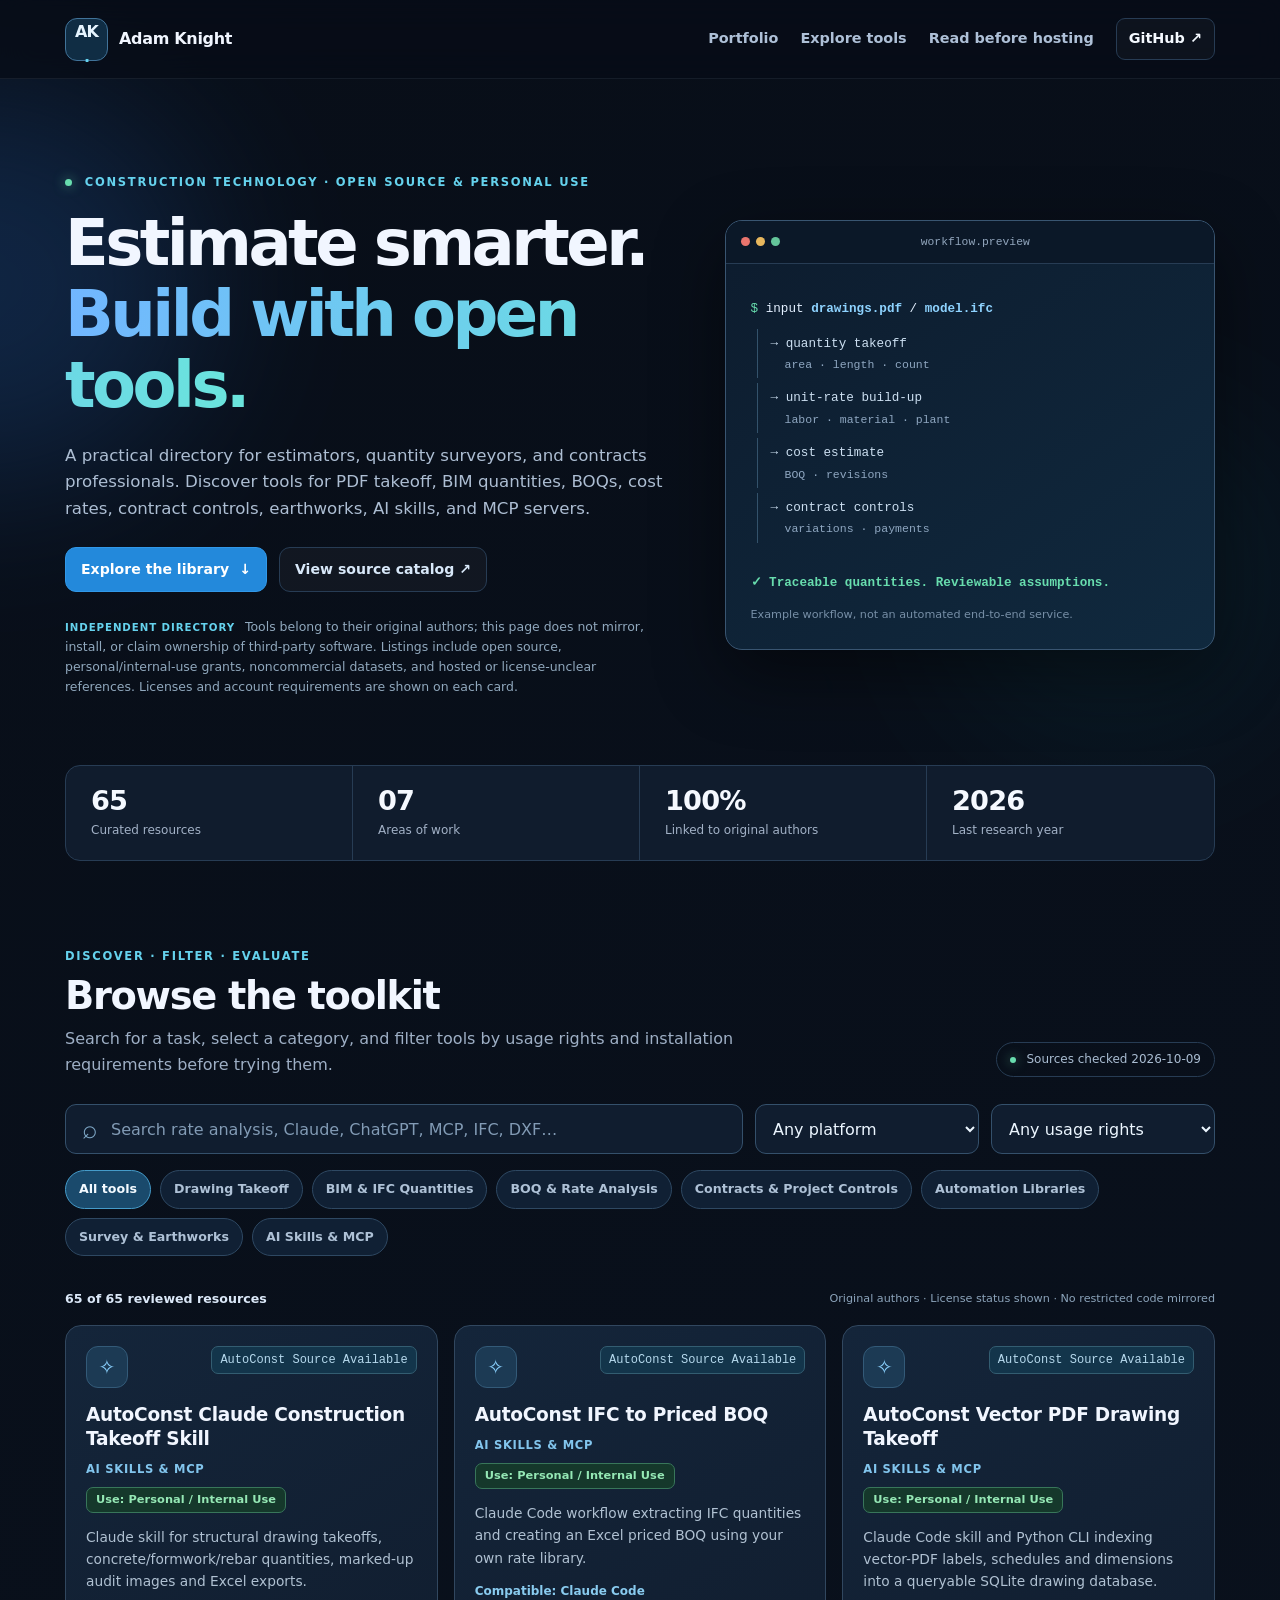
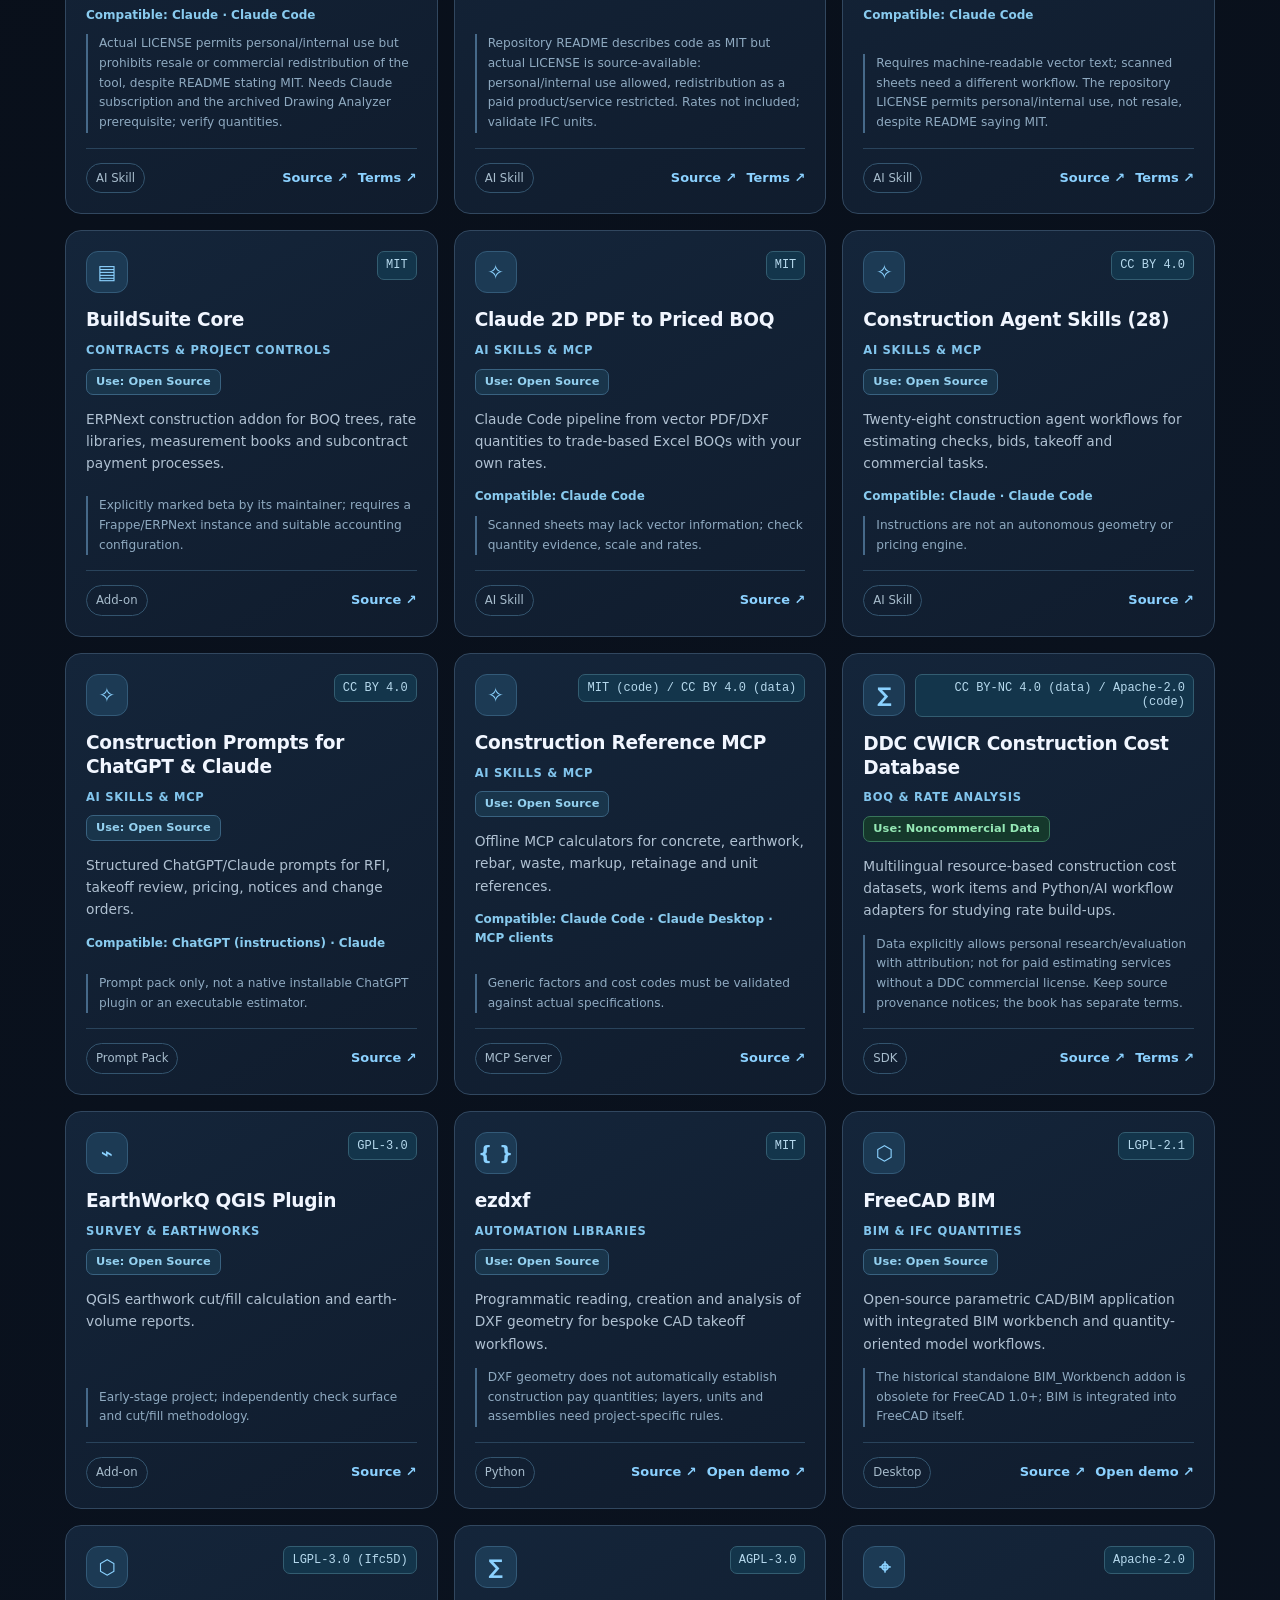
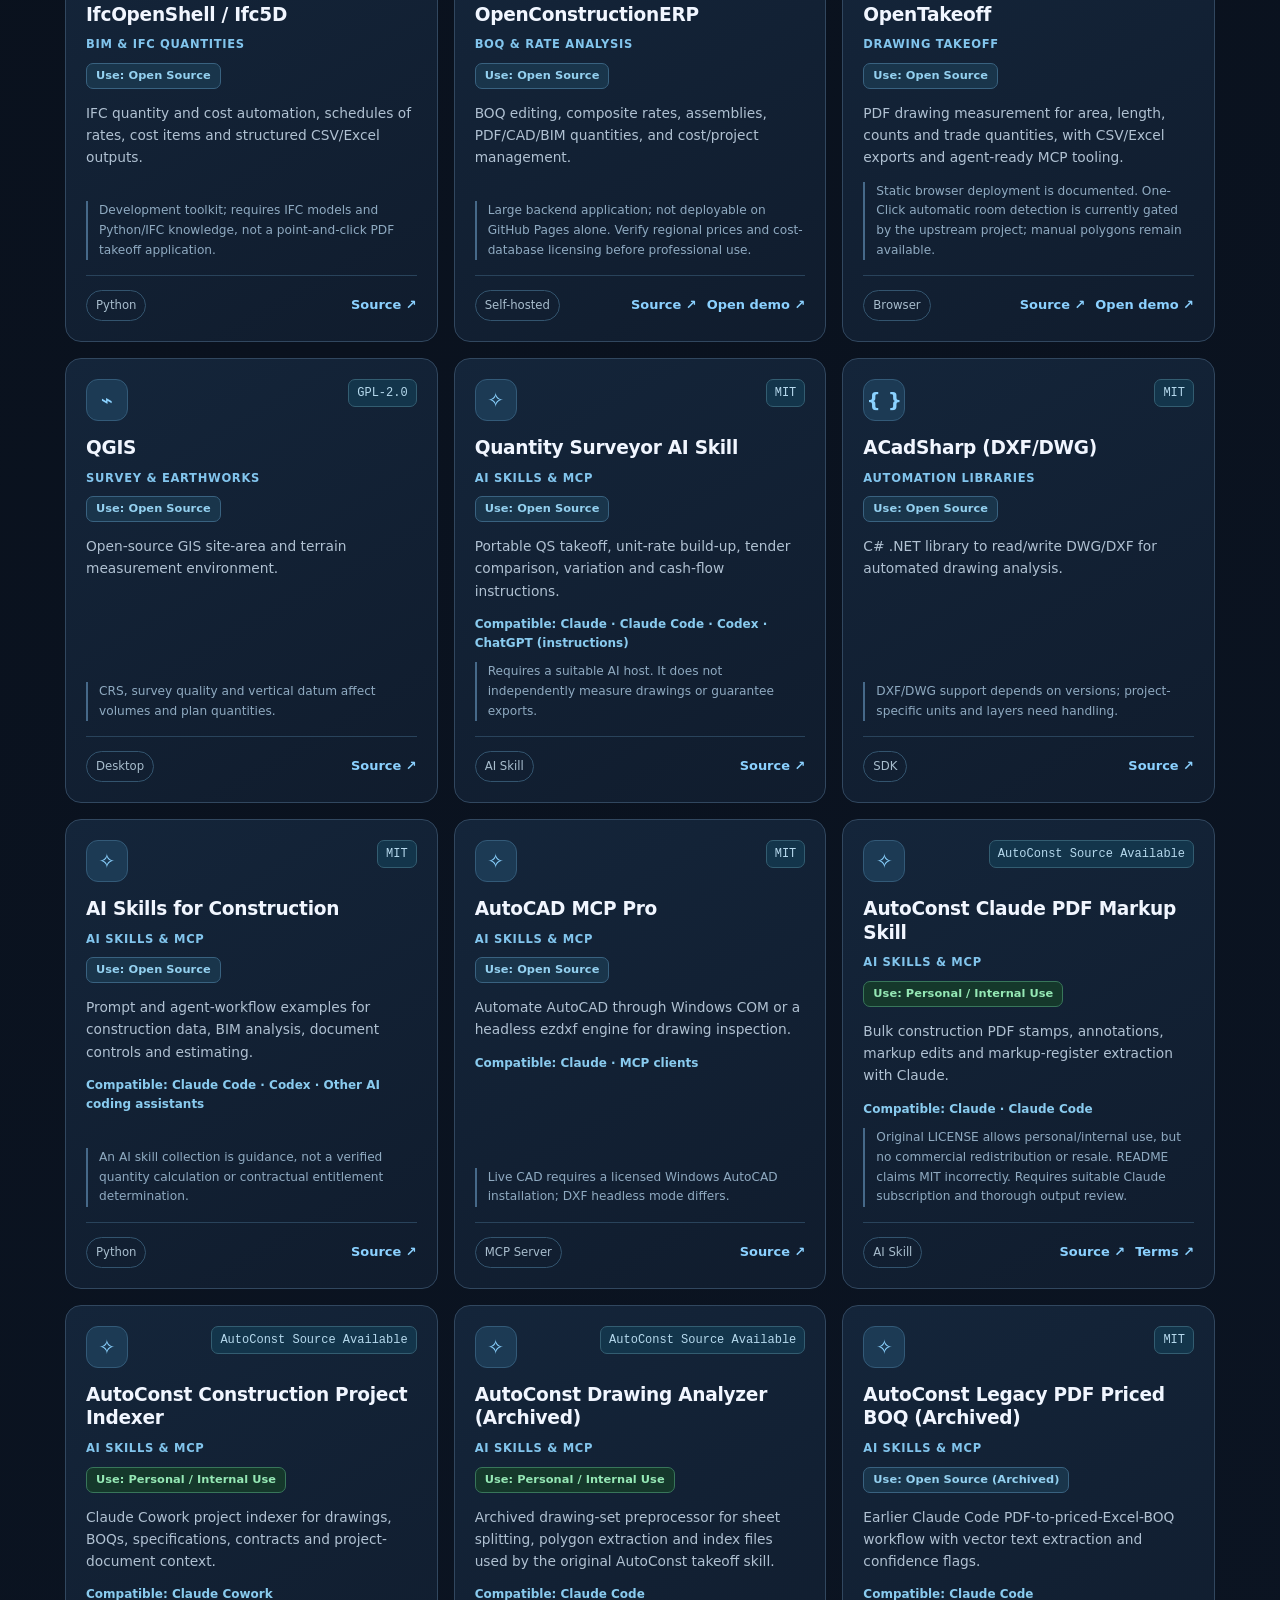
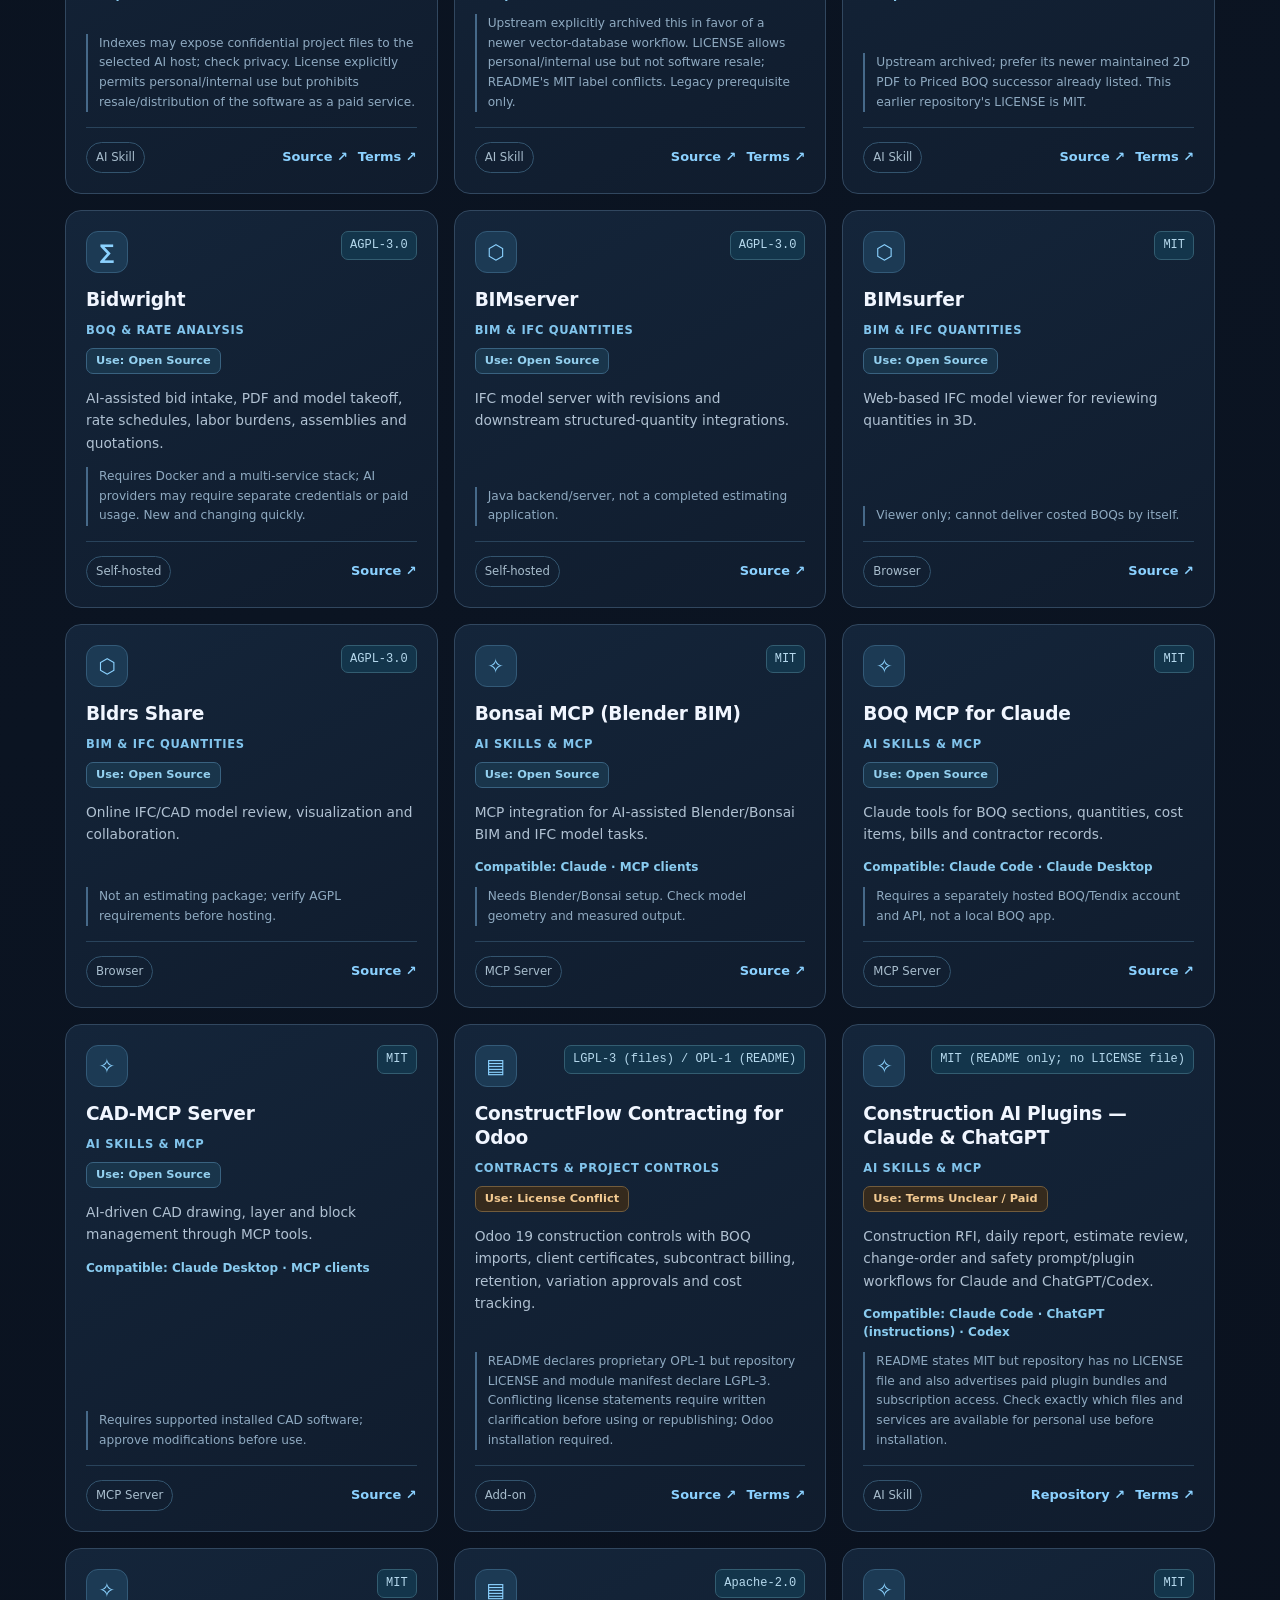
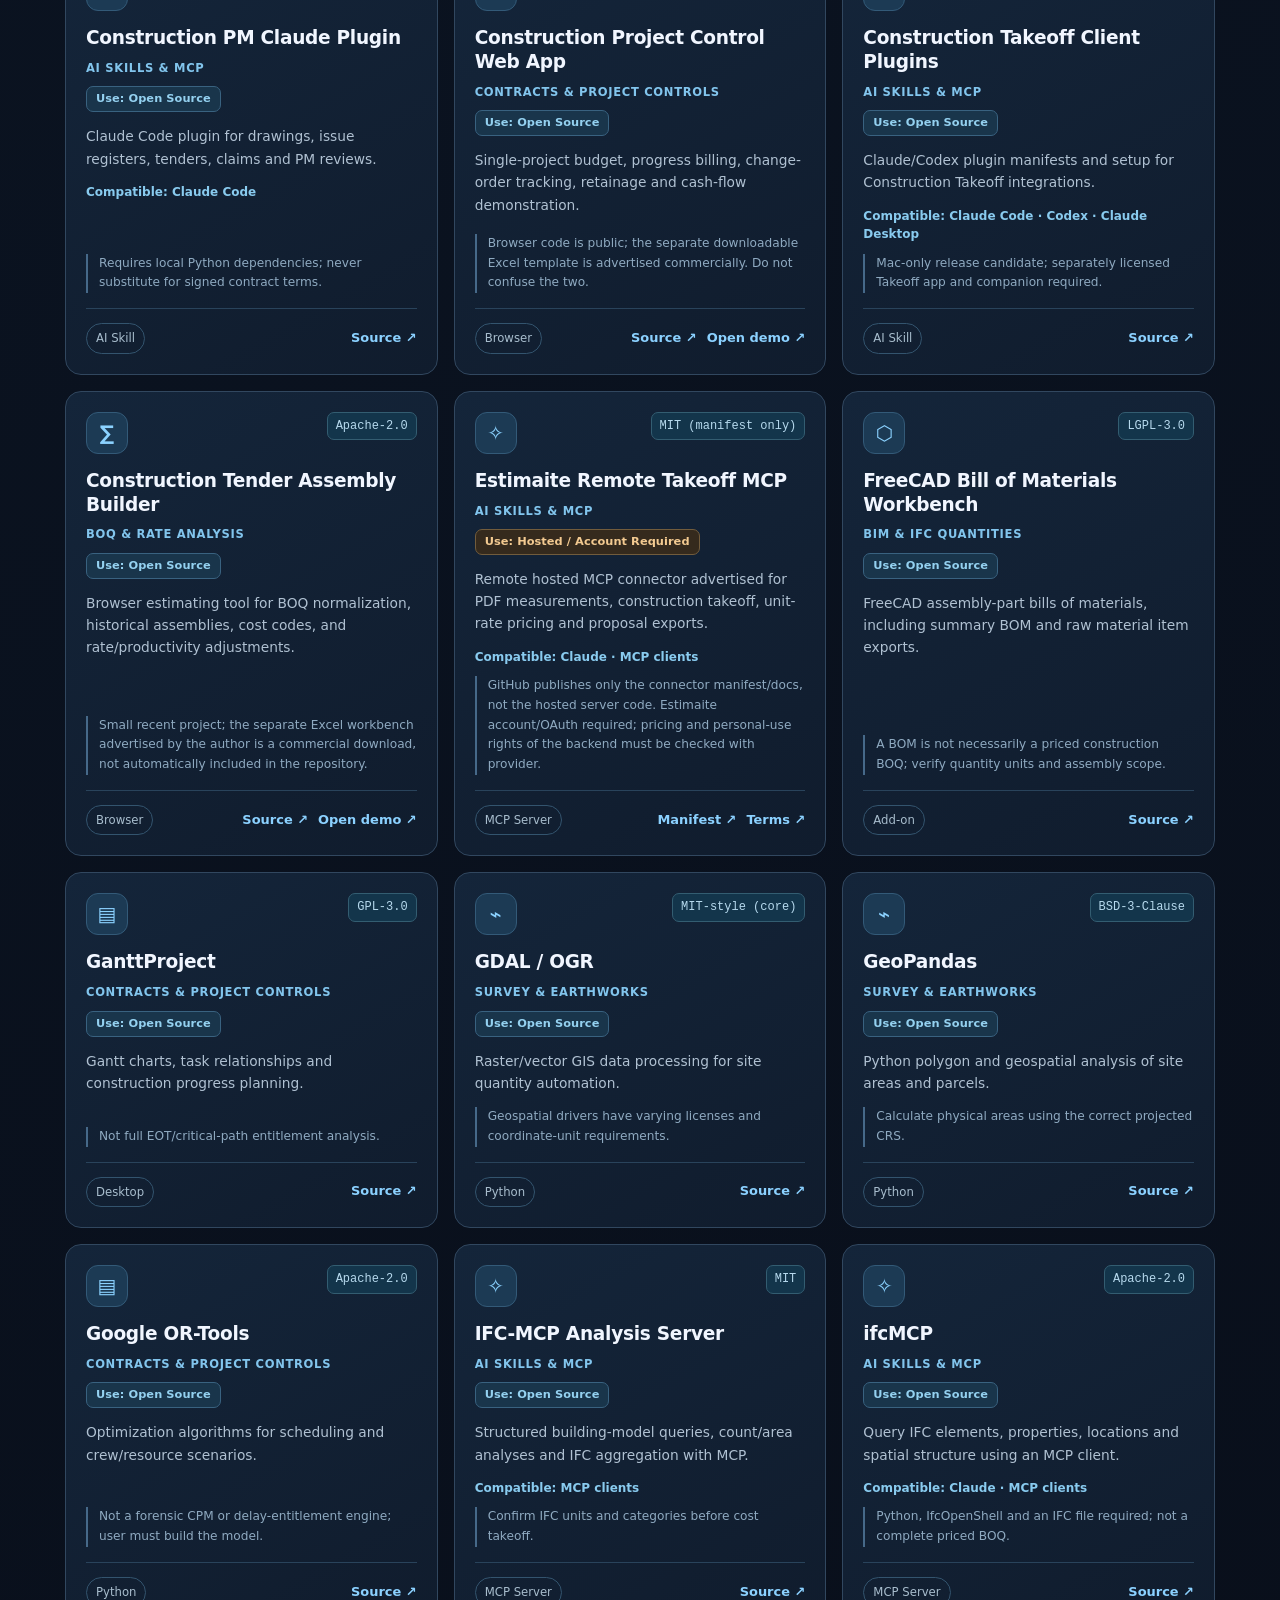
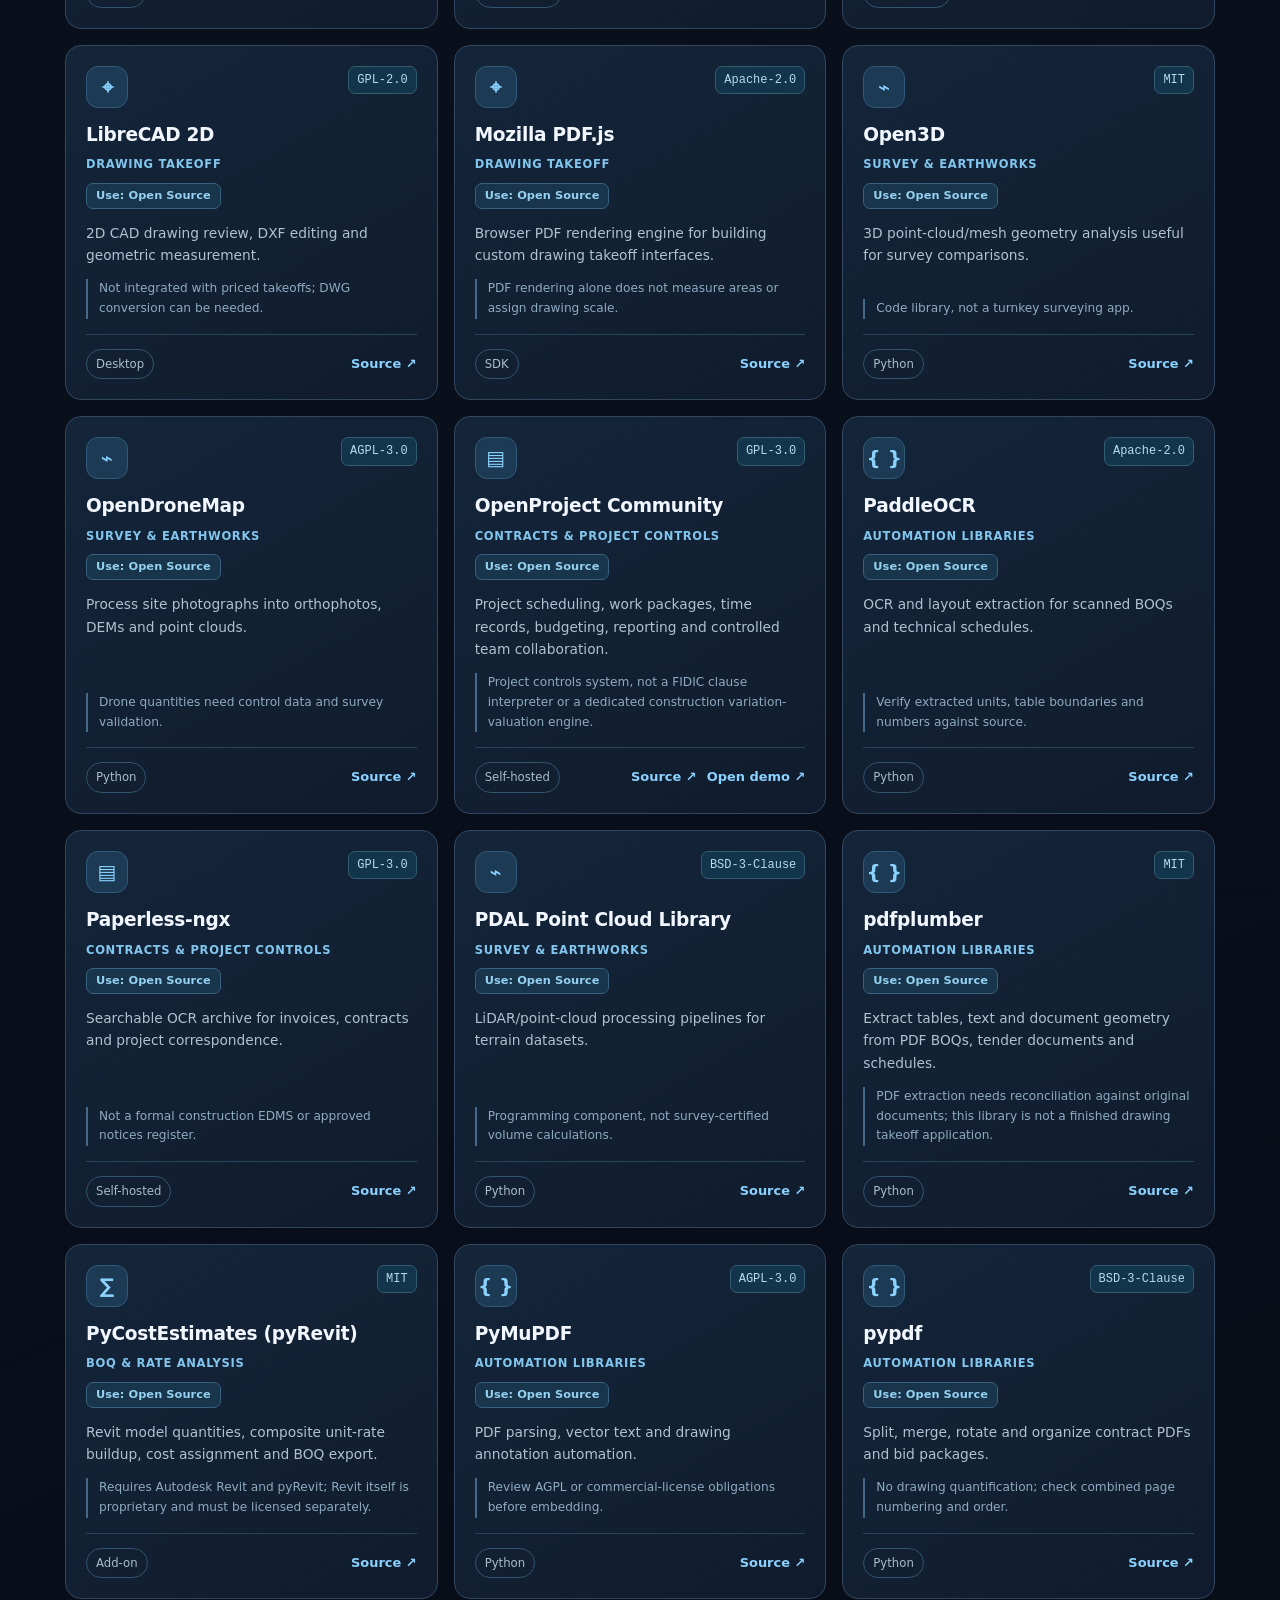
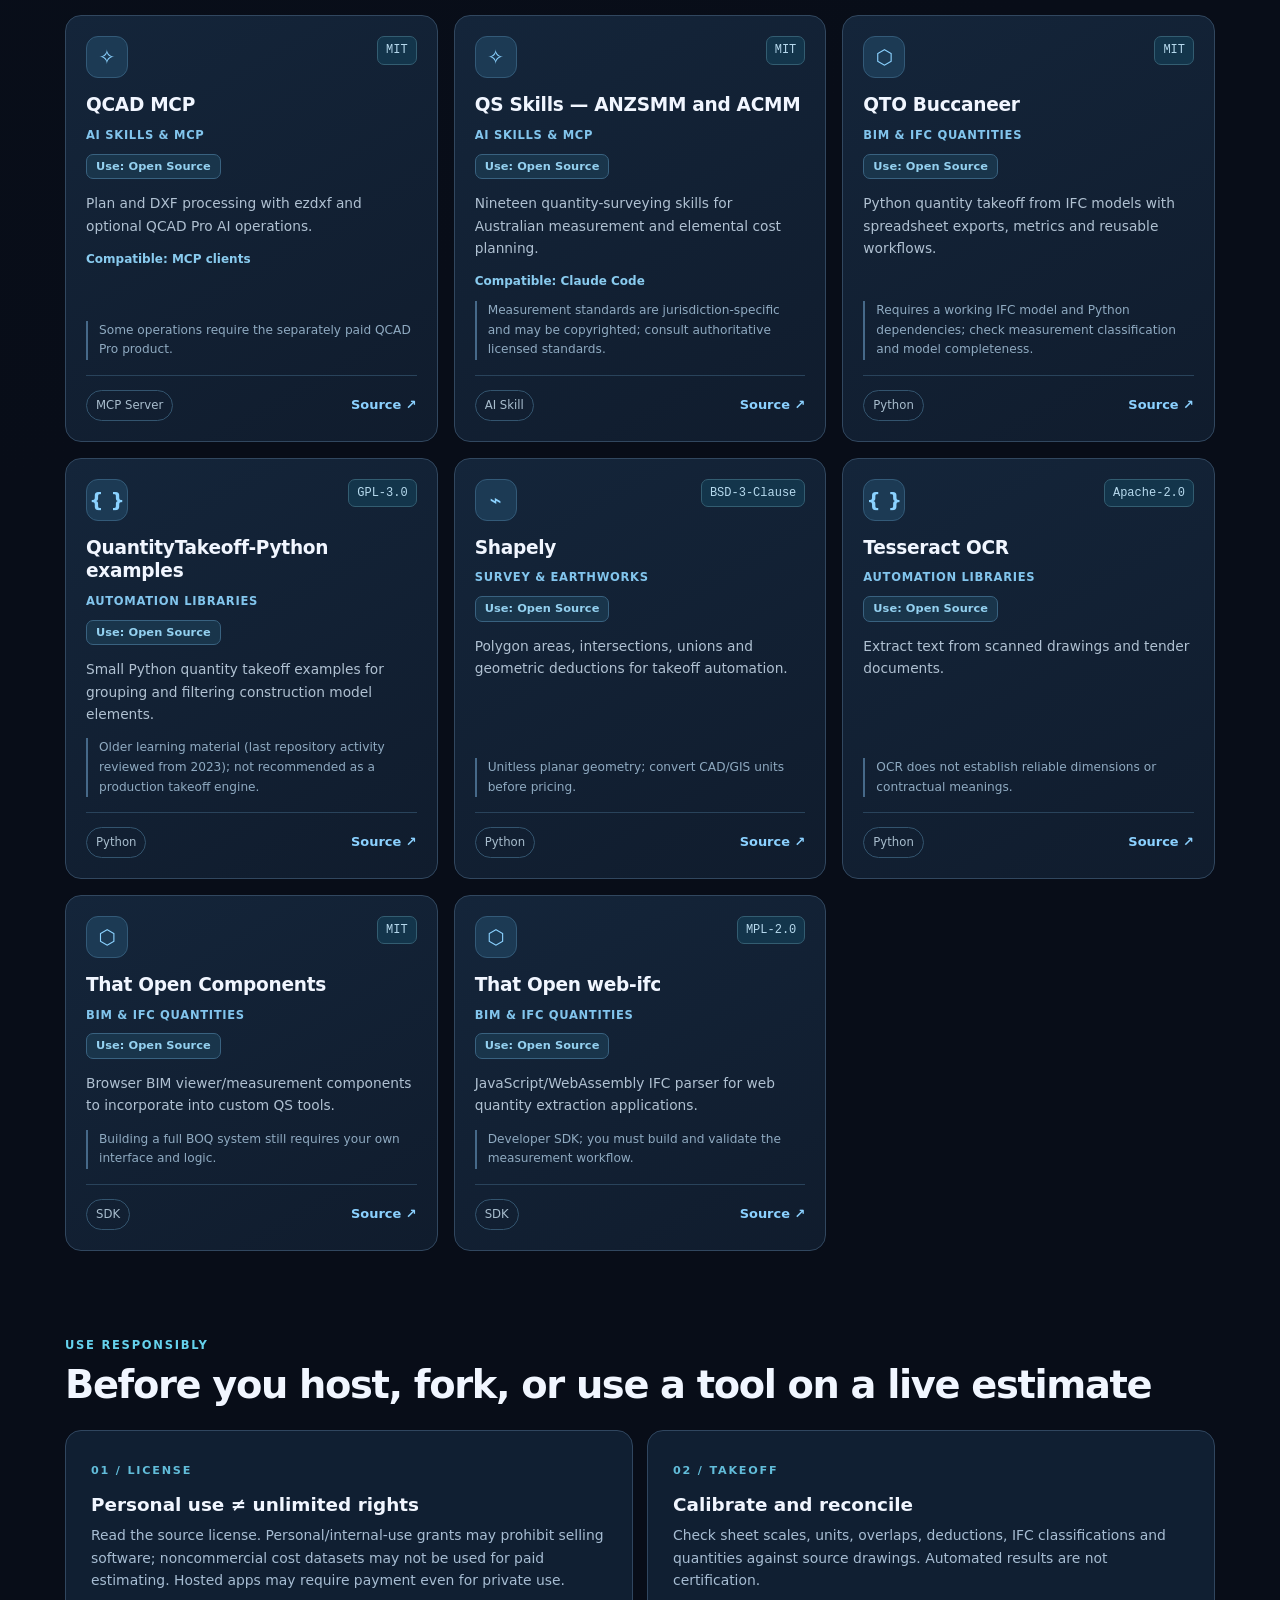
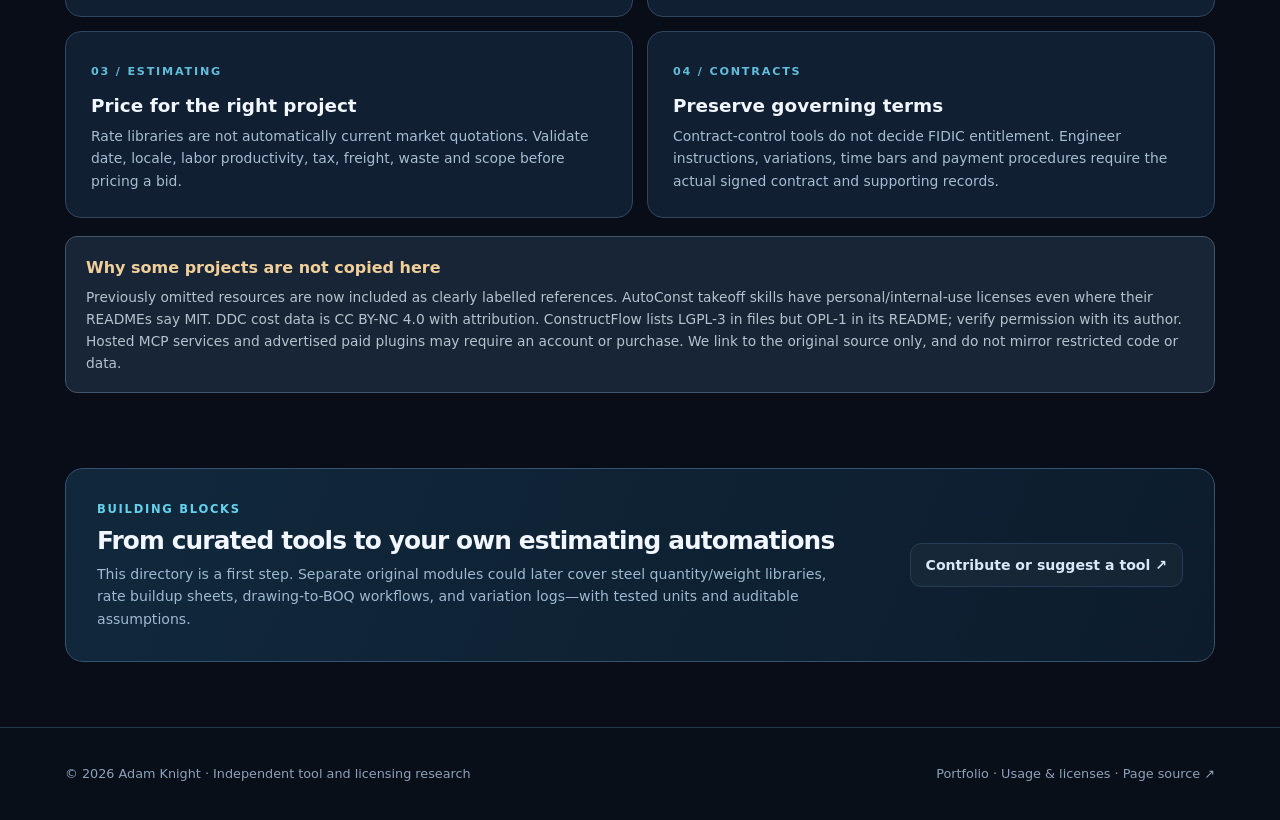
<file: estimating-tools.html>
<!doctype html>
<html lang="en">
<head>
  <meta charset="utf-8">
  <meta name="viewport" content="width=device-width, initial-scale=1">
  <meta name="theme-color" content="#0b1020">
  <title>Estimating & QS Tools — Open Source & Personal Use | Adam Knight</title>
  <meta name="description" content="65 estimating, QS and contracts resources: open-source software, personal-use Claude skills, noncommercial cost data, MCP connectors and clearly labelled license restrictions.">
  <link rel="canonical" href="https://admknight.github.io/estimating-tools.html">
  <link rel="icon" type="image/png" href="https://raw.githubusercontent.com/admknight/CloudstreamExtensions/refs/heads/master/assets/icon.png">
  <meta property="og:type" content="website">
  <meta property="og:title" content="Construction Estimating & QS Tools — Open Source and Personal Use">
  <meta property="og:description" content="A carefully categorized directory of construction estimating, takeoff, rates and contract-control software.">
  <meta property="og:url" content="https://admknight.github.io/estimating-tools.html">
  <link rel="stylesheet" href="/estimating-tools.css?v=3">
  <script type="application/ld+json">
    {"@context":"https://schema.org","@type":"CollectionPage","name":"Estimating & QS Tools for Personal Use","url":"https://admknight.github.io/estimating-tools.html","description":"An independent index of construction estimating tools covering open-source software, personal-use resources, and properly disclosed access limitations."}
  </script>
</head>
<body>
  <div class="qs-glow qs-glow-a" aria-hidden="true"></div>
  <div class="qs-glow qs-glow-b" aria-hidden="true"></div>
  <header class="qs-header">
    <nav class="qs-container qs-nav" aria-label="Site navigation">
      <a class="qs-brand" href="/" aria-label="Return to Adam Knight portfolio"><span class="qs-brandmark">AK<span>.</span></span><span>Adam Knight</span></a>
      <div class="qs-nav-links">
        <a href="/" class="qs-nav-home">Portfolio</a>
        <a href="#resources">Explore tools</a>
        <a href="#read-first">Read before hosting</a>
        <a class="qs-nav-github" href="https://github.com/admknight" target="_blank" rel="noopener noreferrer">GitHub <span aria-hidden="true">↗</span></a>
      </div>
    </nav>
  </header>

  <main>
    <section class="qs-container qs-hero">
      <div class="qs-hero-copy">
        <p class="qs-kicker"><span class="qs-dot"></span> CONSTRUCTION TECHNOLOGY · OPEN SOURCE &amp; PERSONAL USE</p>
        <h1>Estimate smarter.<br><span>Build with open tools.</span></h1>
        <p class="qs-lead">A practical directory for estimators, quantity surveyors, and contracts professionals. Discover tools for PDF takeoff, BIM quantities, BOQs, cost rates, contract controls, earthworks, AI skills, and MCP servers.</p>
        <div class="qs-actions">
          <a class="qs-button qs-button-primary" href="#resources">Explore the library <span aria-hidden="true">↓</span></a>
          <a class="qs-button qs-button-secondary" href="https://github.com/admknight/admknight.github.io/blob/main/assets/estimating-resources.json" target="_blank" rel="noopener noreferrer">View source catalog ↗</a>
        </div>
        <p class="qs-attribution"><span class="qs-kicker-mini">INDEPENDENT DIRECTORY</span> Tools belong to their original authors; this page does not mirror, install, or claim ownership of third-party software. Listings include open source, personal/internal-use grants, noncommercial datasets, and hosted or license-unclear references. Licenses and account requirements are shown on each card.</p>
      </div>
      <div class="qs-hero-terminal" aria-label="Sample estimating workflow">
        <div class="qs-terminal-top"><span></span><span></span><span></span><strong>workflow.preview</strong></div>
        <div class="qs-terminal-body">
          <div><span class="qs-term-dollar">$</span> input <b>drawings.pdf</b> / <b>model.ifc</b></div>
          <div class="qs-term-indented">→ quantity takeoff <span>area · length · count</span></div>
          <div class="qs-term-indented">→ unit-rate build-up <span>labor · material · plant</span></div>
          <div class="qs-term-indented">→ cost estimate <span>BOQ · revisions</span></div>
          <div class="qs-term-indented">→ contract controls <span>variations · payments</span></div>
          <p class="qs-terminal-done">✓ Traceable quantities. Reviewable assumptions.</p>
          <p class="qs-terminal-caption">Example workflow, not an automated end-to-end service.</p>
        </div>
      </div>
    </section>

    <section class="qs-container qs-overview" aria-label="Directory coverage">
      <div><strong id="qs-total">65</strong><span>Curated resources</span></div>
      <div><strong>07</strong><span>Areas of work</span></div>
      <div><strong>100%</strong><span>Linked to original authors</span></div>
      <div><strong>2026</strong><span>Last research year</span></div>
    </section>

    <section id="resources" class="qs-container qs-content">
      <div class="qs-section-head">
        <div>
          <p class="qs-kicker">DISCOVER · FILTER · EVALUATE</p>
          <h2>Browse the toolkit</h2>
          <p>Search for a task, select a category, and filter tools by usage rights and installation requirements before trying them.</p>
        </div>
        <div class="qs-refresh"><span class="qs-dot"></span><span id="qs-review-date">Source-reviewed index</span></div>
      </div>

      <div class="qs-toolbar" aria-label="Resource filters">
        <label class="qs-search">
          <span class="qs-search-icon" aria-hidden="true">⌕</span>
          <span class="qs-visually-hidden">Search tools</span>
          <input id="qs-query" type="search" autocomplete="off" placeholder="Search rate analysis, Claude, ChatGPT, MCP, IFC, DXF…" aria-label="Search tools by use case">
        </label>
        <label class="qs-select-wrap"><span class="qs-visually-hidden">Deployment type</span>
          <select id="qs-deployment" aria-label="Filter by deployment type">
            <option value="all">Any platform</option>
            <option value="Browser">Browser</option>
            <option value="Desktop">Desktop</option>
            <option value="Self-hosted">Self-hosted server</option>
            <option value="Python">Python library</option>
            <option value="Add-on">Application add-on</option>
            <option value="SDK">Developer SDK</option>
            <option value="AI Skill">AI skills</option>
            <option value="MCP Server">MCP servers</option>
            <option value="Prompt Pack">ChatGPT / Claude prompts</option>
          </select>
        </label>
        <label class="qs-select-wrap qs-access-filter"><span class="qs-visually-hidden">Usage rights and license status</span>
          <select id="qs-access" aria-label="Filter by usage rights and license status">
            <option value="all">Any usage rights</option>
            <option value="Open Source">Open source</option>
            <option value="Open Source (Archived)">Open source (archived)</option>
            <option value="Personal / Internal Use">Personal / internal use</option>
            <option value="Noncommercial Data">Noncommercial data</option>
            <option value="Hosted / Account Required">Hosted · account needed</option>
            <option value="License Conflict">License conflict</option>
            <option value="Terms Unclear / Paid">Unclear terms / paid</option>
          </select>
        </label>
      </div>
      <div class="qs-filters" id="qs-categories" role="group" aria-label="Filter by construction task">
        <button type="button" class="qs-chip is-active" data-category="all" aria-pressed="true">All tools</button>
      </div>

      <div class="qs-results-heading">
        <p id="qs-result-count" role="status" aria-live="polite">Loading checked sources…</p>
        <span class="qs-results-note">Original authors · License status shown · No restricted code mirrored</span>
      </div>
      <div id="qs-grid" class="qs-grid" aria-label="Curated estimating, QS and personal-use resources" aria-live="polite"></div>
      <div id="qs-empty" class="qs-empty" hidden>
        <strong>No matching projects</strong>
        <p>Try a broader search or clear your usage-rights and deployment filters.</p>
        <button type="button" id="qs-clear" class="qs-button qs-button-secondary">Clear filters</button>
      </div>
    </section>

    <section id="read-first" class="qs-container qs-guidance">
      <div class="qs-guidance-head">
        <p class="qs-kicker">USE RESPONSIBLY</p>
        <h2>Before you host, fork, or use a tool on a live estimate</h2>
      </div>
      <div class="qs-guidance-grid">
        <article><span class="qs-guide-num">01 / LICENSE</span><h3>Personal use ≠ unlimited rights</h3><p>Read the source license. Personal/internal-use grants may prohibit selling software; noncommercial cost datasets may not be used for paid estimating. Hosted apps may require payment even for private use.</p></article>
        <article><span class="qs-guide-num">02 / TAKEOFF</span><h3>Calibrate and reconcile</h3><p>Check sheet scales, units, overlaps, deductions, IFC classifications and quantities against source drawings. Automated results are not certification.</p></article>
        <article><span class="qs-guide-num">03 / ESTIMATING</span><h3>Price for the right project</h3><p>Rate libraries are not automatically current market quotations. Validate date, locale, labor productivity, tax, freight, waste and scope before pricing a bid.</p></article>
        <article><span class="qs-guide-num">04 / CONTRACTS</span><h3>Preserve governing terms</h3><p>Contract-control tools do not decide FIDIC entitlement. Engineer instructions, variations, time bars and payment procedures require the actual signed contract and supporting records.</p></article>
      </div>
      <div class="qs-license-watch">
        <strong>Why some projects are not copied here</strong>
        <p>Previously omitted resources are now included as clearly labelled references. AutoConst takeoff skills have personal/internal-use licenses even where their READMEs say MIT. DDC cost data is CC BY-NC 4.0 with attribution. ConstructFlow lists LGPL-3 in files but OPL-1 in its README; verify permission with its author. Hosted MCP services and advertised paid plugins may require an account or purchase. We link to the original source only, and do not mirror restricted code or data.</p>
      </div>
    </section>

    <section class="qs-container qs-next">
      <div>
        <p class="qs-kicker">BUILDING BLOCKS</p>
        <h2>From curated tools to your own estimating automations</h2>
        <p>This directory is a first step. Separate original modules could later cover steel quantity/weight libraries, rate buildup sheets, drawing-to-BOQ workflows, and variation logs—with tested units and auditable assumptions.</p>
      </div>
      <a class="qs-button qs-button-secondary" href="https://github.com/admknight/admknight.github.io" target="_blank" rel="noopener noreferrer">Contribute or suggest a tool ↗</a>
    </section>
  </main>

  <footer class="qs-footer">
    <div class="qs-container qs-footer-inner">
      <span>© <span id="qs-year">2026</span> Adam Knight · Independent tool and licensing research</span>
      <span><a href="/">Portfolio</a> · <a href="#read-first">Usage & licenses</a> · <a href="https://github.com/admknight/admknight.github.io" target="_blank" rel="noopener noreferrer">Page source ↗</a></span>
    </div>
  </footer>
  <button id="qs-top" class="qs-top" type="button" aria-label="Back to top" hidden>↑ Back to top</button>
  <script src="/estimating-tools.js?v=3" defer></script>
</body>
</html>
</file>
<file: estimating-tools.css>
:root{--bg:#070c16;--panel:#101e30;--panel-alt:#12263c;--edge:#273c54;--text:#f1f6ff;--muted:#9eafc5;--blue:#61b6ff;--cyan:#65d2ed;--green:#68ddae;--radius:18px}
*{box-sizing:border-box}
html{scroll-behavior:smooth;scroll-padding-top:86px}
body{margin:0;background:linear-gradient(155deg,#080e18,#0b1422 44%,#080d18 80%);color:var(--text);font:16px/1.6 Inter,ui-sans-serif,system-ui,-apple-system,"Segoe UI",sans-serif;min-height:100vh}
a{color:inherit;text-decoration:none}button,input,select{font:inherit}
button{cursor:pointer}
.qs-container{width:min(1150px,calc(100% - 40px));margin-inline:auto}
.qs-glow{position:absolute;z-index:-1;pointer-events:none;border-radius:9999px;filter:blur(85px);opacity:.22}
.qs-glow-a{width:440px;height:390px;background:#2b75d6;left:-240px;top:90px}.qs-glow-b{width:330px;height:320px;background:#146d79;right:0;top:420px;opacity:.14}
.qs-header{border-bottom:1px solid rgba(158,175,197,.10);background:rgba(7,13,23,.75);backdrop-filter:blur(16px);position:sticky;top:0;z-index:9}
.qs-nav{min-height:78px;display:flex;gap:18px;align-items:center;justify-content:space-between}
.qs-brand{display:inline-flex;align-items:center;gap:11px;font-weight:800;letter-spacing:-.02em;white-space:nowrap}
.qs-brandmark{display:grid;place-items:center;border:1px solid #417399;color:#e6f5ff;background:#102d44;width:43px;height:43px;border-radius:12px;font-weight:900;letter-spacing:-.06em}
.qs-brandmark span{color:var(--cyan)}.qs-nav-links{display:flex;align-items:center;gap:22px;color:#aec0d7;font-size:.9rem;font-weight:650}
.qs-nav-links a:hover,.qs-footer a:hover{color:var(--cyan)}
.qs-nav-github{padding:8px 12px;background:rgba(255,255,255,.028);border:1px solid var(--edge);border-radius:9px;color:#f4f9ff!important}
.qs-hero{display:grid;grid-template-columns:minmax(0,1.1fr) minmax(0,.9fr);gap:60px;align-items:center;padding-block:94px 68px}
.qs-kicker,.qs-kicker-mini{font-size:.72rem;font-weight:850;letter-spacing:.15em;color:var(--cyan);margin:0 0 17px}
.qs-dot{display:inline-block;width:7px;height:7px;margin-right:7px;border-radius:50%;background:var(--green);box-shadow:0 0 12px rgba(104,221,174,.65)}
.qs-hero h1{font-size:clamp(2.65rem,5vw,4.8rem);line-height:1.105;letter-spacing:-.055em;margin:0 0 22px;font-weight:850}
.qs-hero h1 span{background:linear-gradient(90deg,#71b6ff,#6ae5dc);color:transparent;background-clip:text;-webkit-background-clip:text}
.qs-lead{font-size:1.04rem;color:#adbed3;max-width:625px;margin:0 0 25px}
.qs-actions{display:flex;flex-wrap:wrap;gap:12px;align-items:center}
.qs-button{display:inline-flex;align-items:center;justify-content:center;gap:10px;min-height:43px;border:1px solid var(--edge);border-radius:11px;padding:10px 15px;font-weight:750;font-size:.88rem;transition:transform .16s,background .16s;white-space:normal;text-align:center}
.qs-button:hover{transform:translateY(-2px)}
.qs-button-primary{background:#2389db;border-color:#3198e8;color:#fff}
.qs-button-primary:hover{background:#359ff0}.qs-button-secondary{color:#d8e8f9;background:rgba(255,255,255,.034)}
.qs-button-secondary:hover{background:#1a3049}
.qs-attribution{font-size:.78rem;margin:25px 0 0;color:#90a8bd;max-width:640px}
.qs-kicker-mini{font-size:.64rem;letter-spacing:.09em;margin:0 6px 0 0;white-space:nowrap}
.qs-hero-terminal{background:linear-gradient(145deg,#0d1c2e,#10293e);border:1px solid #395571;border-radius:17px;box-shadow:0 24px 70px #0007;overflow:hidden;min-width:0}
.qs-terminal-top{height:43px;background:#0b1828;display:flex;gap:6px;align-items:center;padding:0 15px;border-bottom:1px solid var(--edge)}
.qs-terminal-top span{height:9px;width:9px;border-radius:50%;background:#ea756e}.qs-terminal-top span:nth-child(2){background:#e8b75d}.qs-terminal-top span:nth-child(3){background:#64c59a}
.qs-terminal-top strong{font:500 .71rem ui-monospace,monospace;color:#92a6bd;margin-inline:auto;transform:translateX(-17px)}
.qs-terminal-body{padding:30px 25px 25px;color:#e4f0ff;font:500 .79rem/2.35 ui-monospace,SFMono-Regular,Consolas,monospace}
.qs-term-dollar{color:var(--green)}.qs-terminal-body b{color:#8ed3ff;font-weight:600}
.qs-term-indented{padding-left:13px;border-left:1px solid #33526b;margin:5px 0 5px 6px;color:#ccdff1}
.qs-term-indented span{display:block;color:#8fa7c1;font-size:.72rem;margin-top:-7px;padding-left:14px}
.qs-terminal-done{margin:25px 0 0;color:var(--green);font-weight:750}
.qs-terminal-caption{color:#778fa7;font:400 .7rem/1.5 system-ui;margin:10px 0 0}
.qs-overview{display:grid;grid-template-columns:repeat(4,1fr);background:#101c2d;border:1px solid var(--edge);border-radius:15px;overflow:hidden;margin-bottom:80px}
.qs-overview>div{padding:19px 25px;border-right:1px solid var(--edge);display:flex;flex-direction:column;gap:4px}
.qs-overview>div:last-child{border-right:0}
.qs-overview strong{font-size:1.7rem;line-height:1.2;color:#f5f9ff;letter-spacing:-.03em}
.qs-overview span{font-size:.75rem;color:#a2b1c6}
.qs-content{padding:6px 0 85px}
.qs-section-head{display:flex;justify-content:space-between;align-items:end;gap:20px;margin-bottom:27px}
.qs-section-head .qs-kicker,.qs-guidance-head .qs-kicker,.qs-next .qs-kicker{margin-bottom:8px}
.qs-section-head h2,.qs-guidance h2,.qs-next h2{font-size:clamp(1.8rem,3vw,2.55rem);letter-spacing:-.035em;line-height:1.2;margin:0 0 7px}
.qs-section-head p:not(.qs-kicker){color:var(--muted);margin:0;max-width:700px}
.qs-refresh{border:1px solid var(--edge);color:#aabdd2;border-radius:20px;white-space:nowrap;font-size:.75rem;padding:7px 13px;display:flex;align-items:center;gap:3px}
.qs-refresh .qs-dot{width:6px;height:6px}
.qs-toolbar{display:flex;gap:12px;align-items:stretch;margin-bottom:16px}
.qs-search{position:relative;flex:1;min-width:0}
.qs-search input,.qs-select-wrap select{width:100%;color:#ecf6ff;background:#101d2f;border:1px solid #34506b;outline:0;border-radius:11px;height:50px}
.qs-search input{padding:0 17px 0 45px}.qs-search input::placeholder{color:#829bb5}
.qs-search-icon{position:absolute;left:17px;top:5px;font-size:1.6rem;line-height:40px;color:#7fa8c7}
.qs-select-wrap{width:224px}.qs-select-wrap select{padding:0 13px}
.qs-search input:focus-visible,.qs-select-wrap select:focus-visible{border-color:#68b8fa;box-shadow:0 0 0 3px #2279b644}
.qs-filters{display:flex;flex-wrap:wrap;gap:9px;margin-bottom:33px}
.qs-chip{color:#aec1d6;background:#102034;border:1px solid #2e4862;border-radius:999px;padding:8px 13px;font-size:.79rem;font-weight:720;transition:background .15s,border-color .15s}
.qs-chip:hover{color:#fff;border-color:#5a8bb5}.qs-chip.is-active{color:#f3faff;background:#1a4a6c;border-color:#459bc9}
.qs-results-heading{display:flex;justify-content:space-between;align-items:center;gap:20px;color:#a7bbcf;font-size:.79rem;margin-bottom:16px}
.qs-results-heading p{margin:0;font-weight:750;color:#dbe8f8}
.qs-results-note{font-size:.7rem;color:#8ca4bb;text-align:right}
.qs-grid{display:grid;grid-template-columns:repeat(3,minmax(0,1fr));gap:16px}
.qs-card{display:flex;flex-direction:column;min-width:0;background:linear-gradient(150deg,#14253a,#101c2d);border:1px solid #31475f;border-radius:16px;padding:20px;min-height:305px;transition:border-color .16s,transform .16s}
.qs-card:hover{border-color:#5486ac;transform:translateY(-3px)}
.qs-card-top{display:flex;justify-content:space-between;align-items:start;gap:7px}
.qs-card-icon{display:grid;place-items:center;background:#1c3a54;border:1px solid #335a78;border-radius:12px;width:42px;height:42px;color:#8bd2ff;font-size:1.25rem;font-weight:800}
.qs-license{font:.75rem/1.2 ui-monospace,Consolas,monospace;padding:6px 8px;color:#b6d9ed;border:1px solid #335d71;background:#13354b;border-radius:7px;white-space:nowrap}
.qs-card h3{font-size:1.16rem;letter-spacing:-.015em;line-height:1.28;margin:15px 0 9px}
.qs-card-kind{color:#82c5ed;font-size:.72rem;font-weight:780;letter-spacing:.06em;margin-bottom:8px;text-transform:uppercase}
.qs-card p{font-size:.86rem;line-height:1.62;color:#b0c1d2;margin:0 0 13px}
.qs-card-note{margin:auto 0 15px!important;border-left:2px solid #466989;padding-left:11px;color:#8faac1!important;font-size:.76rem!important}
.qs-card-bottom{display:flex;flex-wrap:wrap;justify-content:space-between;align-items:center;gap:9px;border-top:1px solid #29435b;padding-top:14px}
.qs-platform{border:1px solid #33546e;padding:5px 9px;border-radius:999px;color:#a8bdcd;font-size:.73rem}
.qs-card-links{display:flex;align-items:center;gap:10px;flex-wrap:wrap}
.qs-card-links a{color:#8bd1ff;font-size:.81rem;font-weight:800}
.qs-card-links a:hover{text-decoration:underline;text-underline-offset:3px}
.qs-empty{text-align:center;border:1px dashed #46617b;border-radius:17px;padding:50px 14px;color:#9fb6ce;background:#142137;margin:16px 0}
.qs-empty strong{display:block;font-size:1.4rem;color:#eef7ff}.qs-empty p{margin:4px 0 18px}
.qs-guidance{padding-bottom:75px}.qs-guidance-head{margin-bottom:22px}
.qs-guidance-grid{display:grid;grid-template-columns:repeat(2,minmax(0,1fr));gap:14px}
.qs-guidance-grid article{border:1px solid #30465f;padding:25px;background:#101f32;border-radius:16px}
.qs-guide-num{font-size:.7rem;color:#62bdda;letter-spacing:.16em;font-weight:850}
.qs-guidance-grid h3{margin:8px 0 5px;font-size:1.15rem}
.qs-guidance-grid p{margin:0;color:#a7bdd3;font-size:.87rem}
.qs-license-watch{margin-top:18px;background:#172536;border:1px solid #425469;border-radius:12px;padding:18px 20px}
.qs-license-watch strong{color:#f0cf9a}.qs-license-watch p{margin:5px 0 0;color:#b6c2d0;font-size:.86rem}
.qs-next{padding:31px;display:flex;align-items:center;justify-content:space-between;gap:23px;background:linear-gradient(112deg,#11283c,#0c1c2c);border:1px solid #355371;border-radius:18px;margin-bottom:65px}
.qs-next h2{font-size:1.55rem}.qs-next p:not(.qs-kicker){font-size:.88rem;color:#9eb9d0;margin:0;max-width:730px}
.qs-next .qs-button{flex-shrink:0}
.qs-footer{border-top:1px solid #26394c;color:#8ca1bb;font-size:.8rem;background:#090f18}
.qs-footer-inner{display:flex;justify-content:space-between;gap:20px;flex-wrap:wrap;align-items:center;min-height:92px;padding-block:20px}
.qs-top{position:fixed;bottom:22px;right:22px;border:1px solid #4e89ac;color:#f3f9ff;background:#153953;border-radius:11px;padding:9px 14px;font-size:.8rem;z-index:10;box-shadow:0 8px 26px #0008}
.qs-top[hidden]{display:none!important}
.qs-visually-hidden{position:absolute!important;width:1px;height:1px;padding:0;margin:-1px;overflow:hidden;clip:rect(0,0,0,0);white-space:nowrap;border:0}
a:focus-visible,button:focus-visible{outline:3px solid #75c1ff;outline-offset:3px}
@media(max-width:980px){.qs-hero{grid-template-columns:1fr;gap:36px;padding-top:65px}.qs-hero-terminal{max-width:680px}.qs-grid{grid-template-columns:repeat(2,minmax(0,1fr))}.qs-next{flex-wrap:wrap}}
@media(max-width:680px){.qs-container{width:min(100% - 28px,1150px)}.qs-nav{min-height:69px}.qs-nav-links{gap:11px;font-size:.77rem}.qs-nav-links a[href="#read-first"]{display:none}.qs-nav-github{padding:7px 9px}.qs-brand{gap:8px}.qs-brandmark{width:35px;height:35px}.qs-brand>span:last-child{display:none}.qs-hero{padding:51px 0 42px}.qs-hero h1{font-size:2.65rem}.qs-lead{font-size:.95rem}.qs-terminal-body{padding:20px 17px;font-size:.71rem}.qs-overview{grid-template-columns:repeat(2,1fr);margin-bottom:58px}.qs-overview>div{padding:13px 17px}.qs-overview>div:nth-child(2){border-right:0}.qs-overview>div:nth-child(-n+2){border-bottom:1px solid var(--edge)}.qs-section-head{align-items:start;flex-direction:column}.qs-toolbar{flex-direction:column}.qs-select-wrap{width:100%}.qs-grid{grid-template-columns:1fr}.qs-results-note{display:none}.qs-guidance-grid{grid-template-columns:1fr}.qs-next{padding:21px}.qs-next .qs-button{width:100%}.qs-footer-inner{justify-content:center;text-align:center}.qs-hero-terminal{max-width:100%}}
@media(prefers-reduced-motion:reduce){html{scroll-behavior:auto}.qs-button,.qs-card{transition:none!important}.qs-button:hover,.qs-card:hover{transform:none}}

/* Keep longer verified licenses readable; show AI host guidance unobtrusively. */
.qs-license{max-width:calc(100% - 52px);white-space:normal;overflow-wrap:anywhere;text-align:right}
.qs-compat{color:#89cbef!important;font-size:.75rem!important;font-weight:700;line-height:1.55!important;margin:0 0 10px!important}

/* Permission status is distinct from copyright licensing and installation type. */
.qs-access{align-self:flex-start;display:inline-block;margin:1px 0 13px;border:1px solid #396280;border-radius:7px;background:#19354b;padding:4px 9px;color:#94d1f0;font-size:.71rem;font-weight:750;line-height:1.4;letter-spacing:.005em}
.qs-access[data-level="noncommercial-data"],.qs-access[data-level="personal-internal-use"]{color:#95e8b5;border-color:#38765a;background:#15382b}
.qs-access[data-level="license-conflict"],.qs-access[data-level="terms-unclear-paid"],.qs-access[data-level="hosted-account-required"]{color:#f3ca91;border-color:#725c3c;background:#352a1d}
</file>
